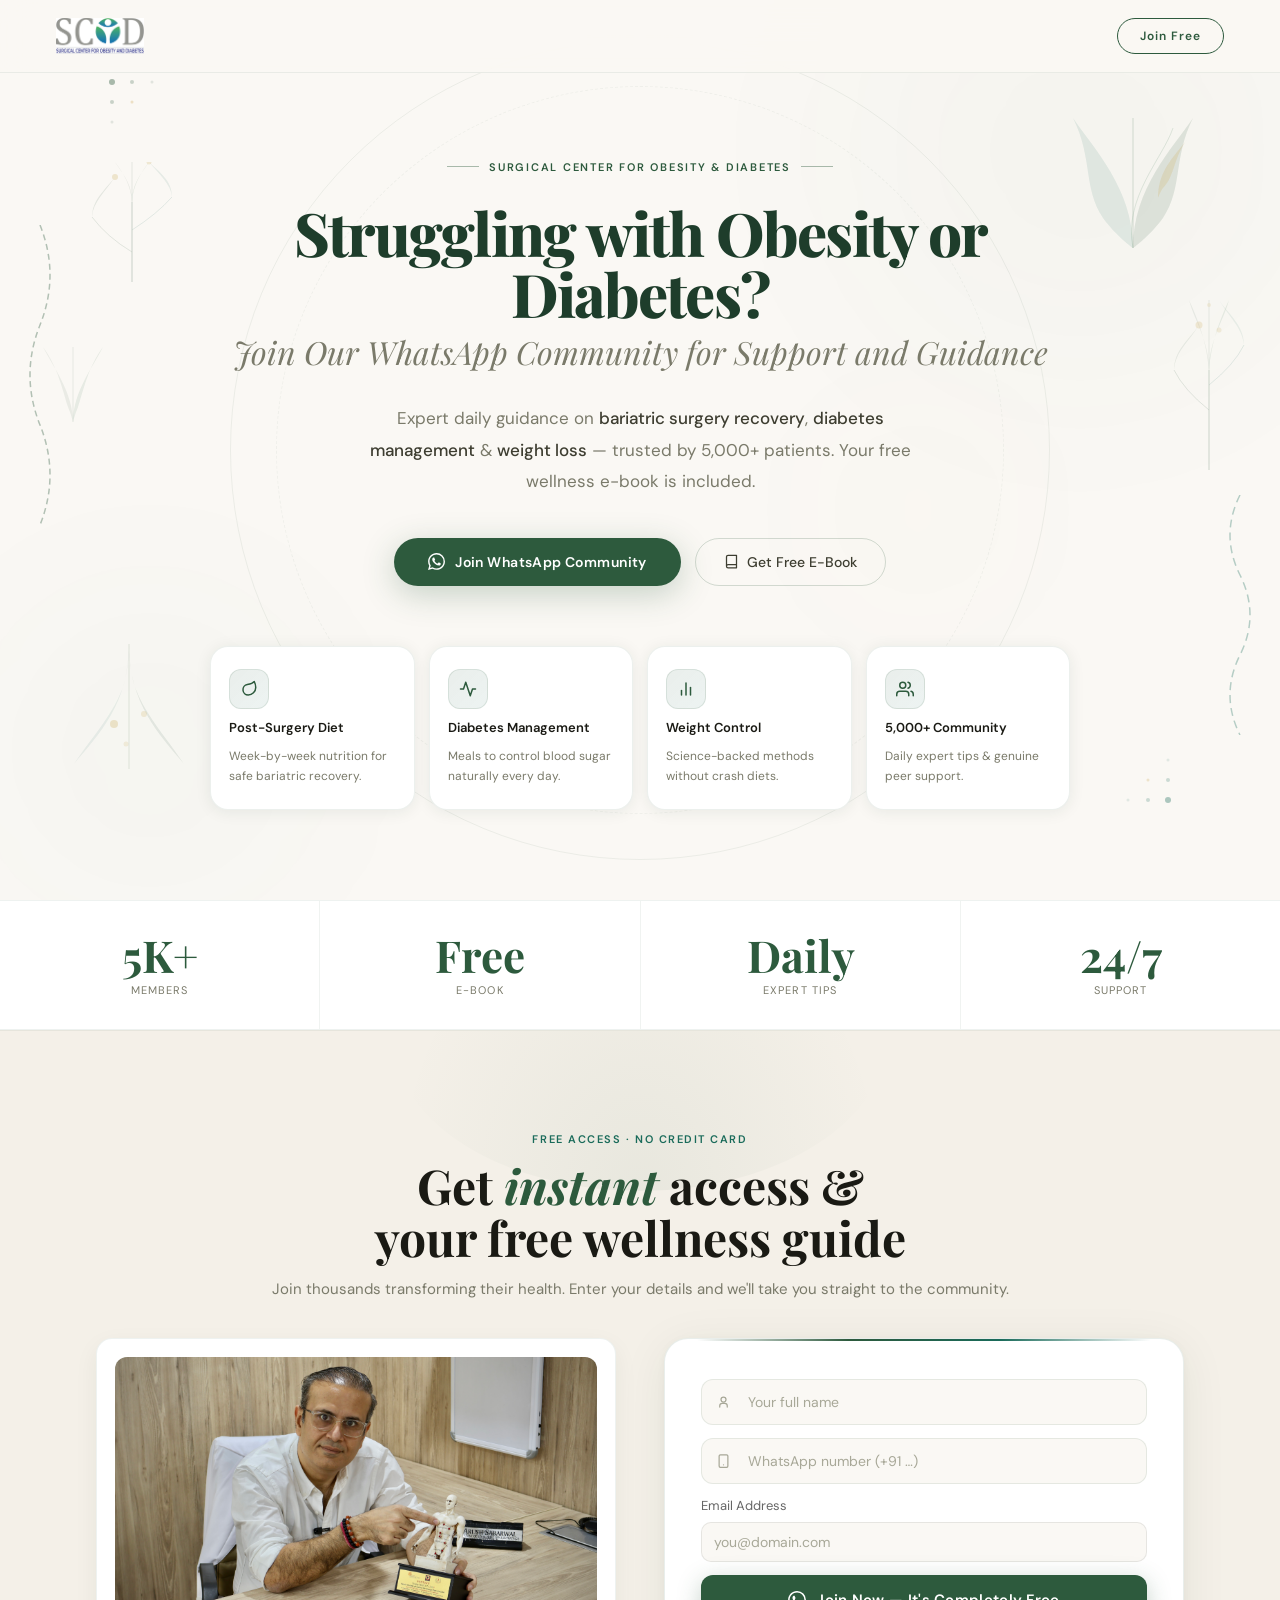
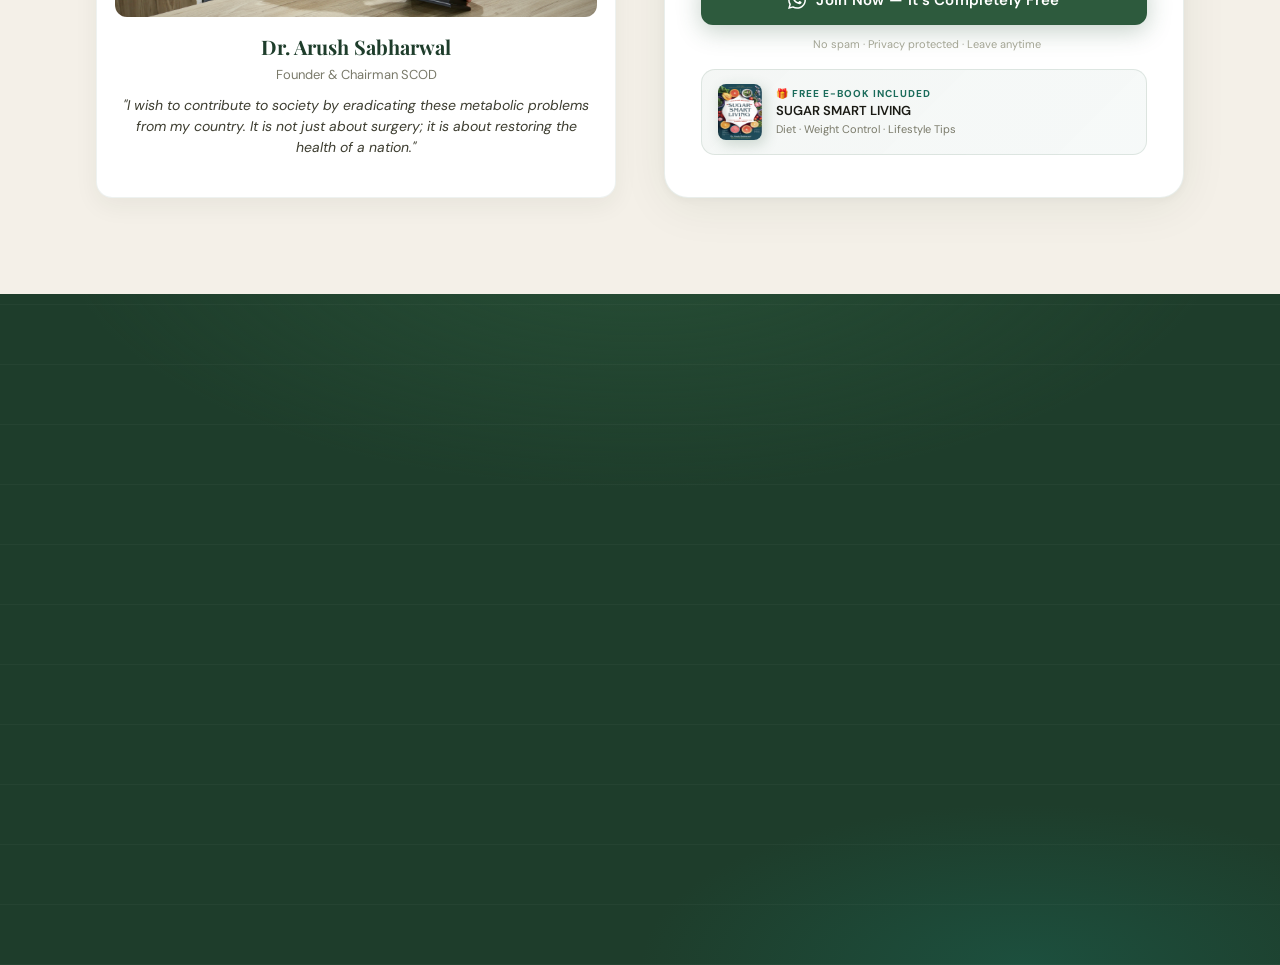
<file: index.html>
<!DOCTYPE html>
<html lang="en">
<head>
<meta charset="UTF-8">
<meta name="viewport" content="width=device-width, initial-scale=1.0">
<title>SCOD — Join Our WhatsApp Community</title>
<link href="https://fonts.googleapis.com/css2?family=Playfair+Display:ital,wght@0,400;0,600;0,700;0,900;1,400;1,600;1,700&family=DM+Sans:ital,opsz,wght@0,9..40,300;0,9..40,400;0,9..40,500;0,9..40,600;1,9..40,300&display=swap" rel="stylesheet">
<style>
*,*::before,*::after{box-sizing:border-box;margin:0;padding:0}

:root{
  --ivory:#faf8f4;
  --cream:#f4f0e8;
  --warm:#ede8dc;
  --sage:#2d5a3d;
  --sage2:#1e3d2b;
  --sage3:#3d7a52;
  --teal:#1a6b5a;
  --gold:#b8860b;
  --text:#1a1a14;
  --text2:#3d3d30;
  --muted:#7a7a6a;
  --light:#a8a898;
  --border:rgba(45,90,61,0.12);
  --shadow:rgba(30,50,35,0.08);
}

html{scroll-behavior:smooth}
body{
  font-family:'DM Sans',sans-serif;
  background:var(--ivory);
  color:var(--text);
  overflow-x:hidden;
  -webkit-font-smoothing:antialiased;
}

/* ── BACKGROUND BLOBS ── */
.bg-blobs{position:fixed;inset:0;z-index:0;pointer-events:none;overflow:hidden}
.blob{position:absolute;border-radius:50%;filter:blur(80px);opacity:.5}
.blob1{width:700px;height:700px;background:radial-gradient(circle,rgba(45,90,61,.07),transparent 70%);top:-200px;right:-150px;animation:bf1 25s ease-in-out infinite alternate}
.blob2{width:500px;height:500px;background:radial-gradient(circle,rgba(26,107,90,.06),transparent 70%);bottom:-100px;left:-100px;animation:bf2 20s ease-in-out infinite alternate}
.blob3{width:300px;height:300px;background:radial-gradient(circle,rgba(184,134,11,.05),transparent 70%);top:40%;left:60%;animation:bf3 18s ease-in-out infinite alternate}
@keyframes bf1{0%{transform:translate(0,0)scale(1)}100%{transform:translate(-40px,30px)scale(1.08)}}
@keyframes bf2{0%{transform:translate(0,0)scale(1)}100%{transform:translate(30px,-25px)scale(1.06)}}
@keyframes bf3{0%{transform:translate(0,0)scale(1)}100%{transform:translate(-20px,20px)scale(.94)}}

/* ── NAV ── */
nav{
  position:fixed;top:0;left:0;right:0;z-index:200;
  display:flex;align-items:center;justify-content:space-between;
  padding:18px 56px;
  background:rgba(250,248,244,.92);
  backdrop-filter:blur(16px);
  border-bottom:1px solid rgba(45,90,61,.08);
}
.nav-logo img{height:38px;width:auto;display:block}
.nav-cta{
  display:inline-flex;align-items:center;gap:8px;
  font-size:12px;font-weight:600;letter-spacing:.08em;
  color:var(--sage);background:transparent;
  border:1.5px solid var(--sage);
  padding:9px 22px;border-radius:100px;cursor:pointer;
  font-family:'DM Sans',sans-serif;
  transition:background .2s,color .2s;
}
.nav-cta:hover{background:var(--sage);color:#fff}

/* ── HERO ── */
.hero{
  position:relative;z-index:1;
  min-height:100vh;
  display:flex;flex-direction:column;
  align-items:center;justify-content:center;
  padding:150px 24px 80px;
  text-align:center;
  overflow:hidden;
}

/* ── ROTATING RING ── */
.hero-ring{
  position:absolute;
  width:min(820px,92vw);height:min(820px,92vw);
  border-radius:50%;
  border:1px solid rgba(45,90,61,.07);
  top:50%;left:50%;transform:translate(-50%,-50%);
  pointer-events:none;
  animation:ringRot 70s linear infinite;
}
.hero-ring::before{
  content:'';position:absolute;
  width:calc(100% - 90px);height:calc(100% - 90px);
  border-radius:50%;
  border:1px dashed rgba(45,90,61,.05);
  top:45px;left:45px;
}
@keyframes ringRot{0%{transform:translate(-50%,-50%)rotate(0deg)}100%{transform:translate(-50%,-50%)rotate(360deg)}}

/* ── SVG DECORATIVE ELEMENTS ── */
.deco-svg{position:absolute;pointer-events:none}

/* Leaf cluster top-right */
.leaf-tr{top:12%;right:6%;animation:leafFloat 8s ease-in-out infinite alternate;opacity:.7}
@keyframes leafFloat{0%{transform:translateY(0)rotate(0deg)}100%{transform:translateY(-14px)rotate(6deg)}}

/* Leaf cluster bottom-left */
.leaf-bl{bottom:14%;left:5%;animation:leafFloat2 9s ease-in-out infinite alternate;opacity:.6}
@keyframes leafFloat2{0%{transform:translateY(0)rotate(0deg)}100%{transform:translateY(10px)rotate(-8deg)}}

/* Small leaf accent mid-left */
.leaf-ml{top:38%;left:3%;animation:leafFloat3 11s ease-in-out infinite alternate;opacity:.5}
@keyframes leafFloat3{0%{transform:translateY(0)rotate(0deg)}100%{transform:translateY(-8px)rotate(5deg)}}

/* Wavy line left */
.wave-left{top:25%;left:0%;opacity:.35;animation:waveDrift 12s ease-in-out infinite alternate}
@keyframes waveDrift{0%{transform:translateY(0)}100%{transform:translateY(12px)}}

/* Wavy line right */
.wave-right{top:55%;right:0%;opacity:.3;animation:waveDrift2 14s ease-in-out infinite alternate}
@keyframes waveDrift2{0%{transform:translateY(0)}100%{transform:translateY(-10px)}}

/* Botanical dots */
.dots-tl{top:8%;left:8%;opacity:.4;animation:dotsPulse 6s ease-in-out infinite}
.dots-br{bottom:10%;right:8%;opacity:.35;animation:dotsPulse 7s ease-in-out infinite 1s}
@keyframes dotsPulse{0%,100%{opacity:.3;transform:scale(1)}50%{opacity:.5;transform:scale(1.05)}}

/* Botanical branch mid-right */
.branch-mr{top:30%;right:2%;opacity:.5;animation:branchWave 10s ease-in-out infinite alternate}
@keyframes branchWave{0%{transform:rotate(-3deg)}100%{transform:rotate(3deg)}}

/* Sprig top-left */
.sprig-tl{top:18%;left:6%;opacity:.55;animation:sprigSway 13s ease-in-out infinite alternate}
@keyframes sprigSway{0%{transform:rotate(-4deg)translateY(0)}100%{transform:rotate(4deg)translateY(-6px)}}

/* ── HERO INNER ── */
.hero-inner{
  position:relative;z-index:2;
  max-width:860px;
  display:flex;flex-direction:column;align-items:center;
}

.eyebrow{
  display:inline-flex;align-items:center;gap:10px;
  font-size:11px;font-weight:600;letter-spacing:.16em;text-transform:uppercase;
  color:var(--sage);margin-bottom:28px;
  opacity:0;animation:riseIn .7s .1s ease forwards;
}
.eyebrow::before,.eyebrow::after{content:'';width:32px;height:1px;background:var(--sage);opacity:.4}

.hero-title{
  font-family:'Playfair Display',serif;
  font-size:clamp(44px,7.5vw,88px);
  font-weight:700;line-height:1.02;letter-spacing:-.02em;
  color:var(--sage2);margin-bottom:6px;
  opacity:0;animation:riseIn .8s .2s ease forwards;
}
.hero-title .italic{font-style:italic;color:var(--sage)}
.hero-title .faded{color:var(--light)}
.hero-title .headline-main{display:block;font-weight:800;color:var(--sage2)}
.hero-title .headline-sub{display:block;font-weight:600;color:rgba(29,58,42,0.95);font-size:clamp(18px,2.6vw,26px);margin-top:8px}

.hero-subtitle{
  font-family:'Playfair Display',serif;
  font-size:clamp(20px,2.8vw,32px);
  font-style:italic;font-weight:400;
  color:var(--muted);margin-bottom:30px;
  opacity:0;animation:riseIn .8s .3s ease forwards;
}

.hero-desc{
  font-size:clamp(14px,1.6vw,17px);
  line-height:1.85;color:var(--muted);
  max-width:560px;margin-bottom:40px;
  opacity:0;animation:riseIn .8s .4s ease forwards;
}
.hero-desc strong{color:var(--text2);font-weight:500}

.cta-row{
  display:flex;align-items:center;gap:14px;flex-wrap:wrap;justify-content:center;
  margin-bottom:60px;
  opacity:0;animation:riseIn .8s .5s ease forwards;
}
.btn-primary{
  display:inline-flex;align-items:center;gap:10px;
  background:var(--sage);color:#fff;
  font-family:'DM Sans',sans-serif;font-size:14px;font-weight:600;letter-spacing:.03em;
  padding:15px 34px;border-radius:100px;border:none;cursor:pointer;
  box-shadow:0 8px 32px rgba(45,90,61,.25);
  transition:background .2s,transform .2s,box-shadow .2s;
}
.btn-primary:hover{background:var(--sage2);transform:translateY(-2px);box-shadow:0 14px 40px rgba(45,90,61,.32)}
.btn-primary svg{width:17px;height:17px;flex-shrink:0}

.btn-secondary{
  display:inline-flex;align-items:center;gap:8px;
  background:transparent;
  border:1.5px solid rgba(45,90,61,.2);
  color:var(--text2);
  font-family:'DM Sans',sans-serif;font-size:14px;font-weight:500;
  padding:14px 28px;border-radius:100px;cursor:pointer;
  transition:border-color .2s,background .2s,color .2s;
}
.btn-secondary:hover{border-color:var(--sage);color:var(--sage);background:rgba(45,90,61,.04)}
.btn-secondary svg{width:15px;height:15px}

/* ── INFO CARDS ── */
.info-cards{
  display:grid;grid-template-columns:repeat(4,1fr);gap:14px;
  width:100%;max-width:960px;
  opacity:0;animation:riseIn .9s .65s ease forwards;
}
.info-card{
  background:#fff;
  border:1px solid rgba(45,90,61,.09);
  border-radius:18px;
  padding:22px 18px;
  text-align:left;
  display:flex;flex-direction:column;gap:11px;
  box-shadow:0 2px 16px var(--shadow);
  transition:transform .3s cubic-bezier(.34,1.56,.64,1),box-shadow .3s,border-color .3s;
  position:relative;overflow:hidden;
}
.info-card::after{
  content:'';position:absolute;bottom:0;left:0;right:0;height:2px;
  background:linear-gradient(90deg,var(--sage),var(--teal));
  transform:scaleX(0);transform-origin:left;
  transition:transform .3s ease;
}
.info-card:hover{transform:translateY(-5px);box-shadow:0 12px 40px rgba(45,90,61,.13);border-color:rgba(45,90,61,.18)}
.info-card:hover::after{transform:scaleX(1)}
.ic-icon{
  width:40px;height:40px;border-radius:12px;
  background:linear-gradient(135deg,rgba(45,90,61,.1),rgba(26,107,90,.08));
  border:1px solid rgba(45,90,61,.12);
  display:flex;align-items:center;justify-content:center;
  transition:transform .3s;
}
.info-card:hover .ic-icon{transform:rotate(-6deg)scale(1.1)}
.ic-icon svg{width:18px;height:18px;color:var(--sage)}
.ic-title{font-size:13px;font-weight:600;color:var(--text);line-height:1.3}
.ic-desc{font-size:12px;color:var(--muted);line-height:1.65}

/* ── STATS BAR ── */
.stats-bar{
  position:relative;z-index:1;
  background:#fff;
  border-top:1px solid rgba(45,90,61,.08);
  border-bottom:1px solid rgba(45,90,61,.08);
  display:flex;
}
.s-item{
  flex:1;padding:32px 16px;text-align:center;
  border-right:1px solid rgba(45,90,61,.07);
  transition:background .2s;
}
.s-item:last-child{border-right:none}
.s-item:hover{background:rgba(45,90,61,.03)}
.s-num{
  font-family:'Playfair Display',serif;
  font-size:clamp(30px,3.5vw,44px);font-weight:700;
  color:var(--sage);line-height:1;margin-bottom:6px;
}
.s-lbl{font-size:11px;color:var(--muted);letter-spacing:.1em;text-transform:uppercase}

/* ── FORM SECTION (scroll) ── */
.form-section{
  position:relative;z-index:1;
  background:var(--cream);
  padding:96px 24px;
  border-top:1px solid rgba(45,90,61,.07);
  overflow:hidden;
}
.form-section::before{
  content:'';position:absolute;top:-160px;left:50%;transform:translateX(-50%);
  width:500px;height:320px;border-radius:50%;
  background:radial-gradient(ellipse at 50% 100%,rgba(45,90,61,.06),transparent 70%);
  pointer-events:none;
}
.form-wrap{
  position:relative;z-index:1;
  max-width:520px;margin:0 auto;text-align:center;
}
/* two-column layout for form + doctor panel */
.form-intro{text-align:center;max-width:820px;margin:0 auto 18px}
.form-grid{display:flex;gap:48px;align-items:stretch;max-width:1100px;margin:0 auto;padding:0 12px;justify-content:center}
.form-grid .form-wrap{flex:0 0 520px;margin:0;text-align:left}
.doctor-panel{flex:0 0 520px}
.doctor-card{background:#fff;border:1px solid rgba(45,90,61,.08);border-radius:16px;padding:18px 18px 24px;text-align:center;box-shadow:0 8px 24px rgba(30,50,35,.06);display:flex;flex-direction:column;justify-content:flex-start;align-items:center}
.doctor-photo{width:100%;height:260px;border-radius:12px;object-fit:cover;display:block;margin:0 0 16px}
.doctor-name{font-family:'Playfair Display',serif;font-size:20px;font-weight:700;color:var(--sage2);margin-bottom:6px}
.doctor-title{font-size:13px;color:var(--muted)}
.doctor-quote{font-size:14px;color:var(--text2);line-height:1.5;margin-top:12px;font-style:italic}
.form-card,.doctor-card{min-height:460px}

@media (max-width:900px){
  .form-card,.doctor-card{min-height:auto}
  .doctor-photo{height:200px}
}
.form-tag{
  display:inline-block;
  font-size:11px;font-weight:600;letter-spacing:.14em;text-transform:uppercase;
  color:var(--teal);margin-bottom:14px;
}
.form-heading{
  font-family:'Playfair Display',serif;
  font-size:clamp(32px,4vw,48px);font-weight:700;line-height:1.08;
  margin-bottom:12px;color:var(--text);
}
.form-heading em{font-style:italic;color:var(--sage)}
.form-subtext{font-size:15px;color:var(--muted);line-height:1.75;margin-bottom:36px}

/* shared form card style */
.form-card{
  background:#fff;
  border:1px solid rgba(45,90,61,.1);
  border-radius:24px;
  padding:40px 36px;
  box-shadow:0 8px 48px rgba(30,50,35,.07),0 2px 8px rgba(30,50,35,.04);
  text-align:left;
  position:relative;overflow:hidden;
}
.form-card::before{
  content:'';position:absolute;top:0;left:32px;right:32px;height:2px;
  background:linear-gradient(90deg,transparent,var(--sage),var(--teal),transparent);
  border-radius:0 0 4px 4px;
}

.f-row{position:relative;margin-bottom:13px}
.f-row svg{
  position:absolute;left:15px;top:50%;transform:translateY(-50%);
  width:15px;height:15px;color:var(--light);pointer-events:none;transition:color .2s;
}
.f-row:focus-within svg{color:var(--sage)}
.f-row input{
  width:100%;padding:13px 14px 13px 46px;
  background:var(--ivory);
  border:1.5px solid rgba(45,90,61,.1);
  border-radius:12px;
  font-family:'DM Sans',sans-serif;font-size:14px;color:var(--text);
  outline:none;
  transition:border-color .25s,background .25s,box-shadow .25s;
}
.f-row input::placeholder{color:var(--light)}
.f-row input:focus{
  border-color:rgba(45,90,61,.4);background:#fff;
  box-shadow:0 0 0 4px rgba(45,90,61,.08);
}

.btn-submit{
  width:100%;padding:15px;margin-top:4px;
  background:var(--sage);color:#fff;
  font-family:'DM Sans',sans-serif;font-size:15px;font-weight:600;letter-spacing:.02em;
  border:none;border-radius:12px;cursor:pointer;
  display:flex;align-items:center;justify-content:center;gap:10px;
  box-shadow:0 6px 24px rgba(45,90,61,.28);
  transition:background .2s,transform .2s,box-shadow .2s;
  position:relative;overflow:hidden;
}
.btn-submit::after{
  content:'';position:absolute;inset:0;
  background:linear-gradient(135deg,rgba(255,255,255,.15),transparent);
  opacity:0;transition:opacity .2s;
}
.btn-submit:hover{background:var(--sage2);transform:translateY(-2px);box-shadow:0 12px 36px rgba(45,90,61,.35)}
.btn-submit:hover::after{opacity:1}
.btn-submit svg{width:18px;height:18px;flex-shrink:0}

.f-note{
  font-size:11px;color:var(--light);text-align:center;margin-top:12px;
  display:flex;align-items:center;justify-content:center;gap:5px;
}
.f-note svg{width:10px;height:10px}

.ebook-strip{
  margin-top:18px;
  background:linear-gradient(135deg,rgba(45,90,61,.05),rgba(26,107,90,.04));
  border:1px solid rgba(45,90,61,.12);
  border-radius:14px;padding:14px 16px;
  display:flex;gap:14px;align-items:center;
  transition:background .2s,transform .2s;
}
.ebook-strip:hover{background:rgba(45,90,61,.08);transform:translateY(-1px)}
.ebook-cover{
  width:44px;height:56px;flex-shrink:0;
  background:linear-gradient(160deg,var(--sage),var(--teal));
  border-radius:8px;display:flex;align-items:center;justify-content:center;
  box-shadow:3px 4px 14px rgba(45,90,61,.22);
}
.ebook-cover svg{width:19px;height:19px;color:#fff}
.ebook-tag{font-size:10px;font-weight:700;letter-spacing:.1em;text-transform:uppercase;color:var(--teal)}
.ebook-name{font-size:13px;font-weight:600;color:var(--text);line-height:1.3;margin:3px 0 2px}
.ebook-meta{font-size:11px;color:var(--muted)}

/* ── POPUP MODAL ── */
.modal-overlay{
  display:none;position:fixed;inset:0;z-index:9000;
  background:rgba(26,26,20,.6);
  backdrop-filter:blur(12px);
  align-items:center;justify-content:center;
  padding:24px;
}
.modal-overlay.show{display:flex}

.modal-box{
  background:#fff;
  border-radius:28px;
  padding:44px 40px;
  max-width:460px;width:100%;
  position:relative;
  box-shadow:0 32px 80px rgba(30,50,35,.18),0 4px 24px rgba(30,50,35,.08);
  animation:modalPop .45s cubic-bezier(.34,1.56,.64,1) both;
  overflow:hidden;
}
.modal-box::before{
  content:'';position:absolute;top:0;left:0;right:0;height:3px;
  background:linear-gradient(90deg,var(--sage),var(--teal));
}
/* Decorative leaf inside modal */
.modal-leaf{
  position:absolute;top:-10px;right:-10px;opacity:.08;pointer-events:none;
}

.modal-close{
  position:absolute;top:16px;right:18px;
  width:32px;height:32px;border-radius:50%;
  background:rgba(45,90,61,.08);border:none;cursor:pointer;
  display:flex;align-items:center;justify-content:center;
  font-size:16px;color:var(--muted);
  transition:background .2s,color .2s;
  font-family:'DM Sans',sans-serif;
}
.modal-close:hover{background:rgba(45,90,61,.16);color:var(--sage)}

.modal-tag{
  font-size:11px;font-weight:600;letter-spacing:.14em;text-transform:uppercase;
  color:var(--teal);margin-bottom:10px;display:block;
}
.modal-heading{
  font-family:'Playfair Display',serif;
  font-size:clamp(26px,3vw,34px);font-weight:700;line-height:1.1;
  color:var(--text);margin-bottom:8px;
}
.modal-heading em{font-style:italic;color:var(--sage)}
.modal-sub{font-size:14px;color:var(--muted);line-height:1.7;margin-bottom:24px}

@keyframes modalPop{
  from{opacity:0;transform:scale(.86) translateY(20px)}
  to{opacity:1;transform:scale(1) translateY(0)}
}

/* ── SUCCESS OVERLAY ── */
.success-overlay{
  display:none;position:fixed;inset:0;
  background:rgba(26,26,20,.7);backdrop-filter:blur(16px);
  z-index:9999;align-items:center;justify-content:center;
}
.success-overlay.show{display:flex}
.success-box{
  background:#fff;border-radius:28px;
  padding:54px 44px;text-align:center;
  max-width:380px;width:92%;
  box-shadow:0 32px 80px rgba(0,0,0,.2);
  animation:popIn .5s cubic-bezier(.34,1.56,.64,1) both;
  position:relative;overflow:hidden;
}
.success-box::before{
  content:'';position:absolute;top:0;left:0;right:0;height:3px;
  background:linear-gradient(90deg,var(--sage),var(--teal));
}
.s-ring{
  width:72px;height:72px;border-radius:50%;
  background:linear-gradient(135deg,rgba(45,90,61,.1),rgba(26,107,90,.08));
  border:1px solid rgba(45,90,61,.15);
  display:flex;align-items:center;justify-content:center;
  margin:0 auto 20px;
  animation:ringPulse 2.5s infinite;
}
@keyframes ringPulse{0%,100%{box-shadow:0 0 0 0 rgba(45,90,61,.25)}50%{box-shadow:0 0 0 16px rgba(45,90,61,0)}}
.s-ring svg{width:32px;height:32px;color:var(--sage)}
.success-box h2{font-family:'Playfair Display',serif;font-size:26px;font-weight:700;color:var(--text);margin-bottom:10px}
.success-box p{font-size:14px;color:var(--muted);line-height:1.7;margin-bottom:28px}
.btn-wa{
  display:inline-flex;align-items:center;gap:9px;
  background:#25D366;color:#fff;border-radius:12px;
  padding:13px 30px;font-family:'DM Sans',sans-serif;font-size:14px;font-weight:600;
  text-decoration:none;box-shadow:0 6px 20px rgba(37,211,102,.32);
  transition:background .2s,transform .2s;
}
.btn-wa:hover{background:#1baa52;transform:translateY(-2px)}
.btn-wa svg{width:17px;height:17px}

/* ── FOOTER ── */
.footer-cta{
  position:relative;z-index:1;
  background:var(--sage2);
  padding:100px 24px;text-align:center;overflow:hidden;
}
.footer-cta::before{
  content:'';position:absolute;inset:0;
  background:
    radial-gradient(ellipse 70% 60% at 50% -10%,rgba(45,90,61,.6),transparent 65%),
    radial-gradient(ellipse 50% 40% at 80% 100%,rgba(26,107,90,.4),transparent 60%);
  pointer-events:none;
}
.footer-cta::after{
  content:'';position:absolute;inset:0;pointer-events:none;
  background-image:repeating-linear-gradient(0deg,rgba(255,255,255,.03) 0px,rgba(255,255,255,.03) 1px,transparent 1px,transparent 60px);
}
.footer-inner{position:relative;z-index:1}
.footer-logo{margin-bottom:44px}
.footer-logo img{height:54px;width:auto;display:inline-block;filter:brightness(0) invert(1);opacity:.75}
.footer-title{
  font-family:'Playfair Display',serif;
  font-size:clamp(40px,6.5vw,84px);
  font-weight:700;line-height:1.01;letter-spacing:-.025em;
  color:#fff;margin-bottom:20px;
}
.footer-title em{font-style:italic;color:rgba(255,255,255,.5)}
.footer-sub{font-size:16px;color:rgba(255,255,255,.5);line-height:1.75;margin-bottom:50px;max-width:460px;margin-left:auto;margin-right:auto}
.btn-footer{
  display:inline-flex;align-items:center;gap:12px;
  background:#fff;color:var(--sage2);
  font-family:'DM Sans',sans-serif;font-size:15px;font-weight:700;letter-spacing:.03em;
  padding:17px 46px;border-radius:100px;border:none;cursor:pointer;
  box-shadow:0 8px 40px rgba(0,0,0,.2);
  transition:transform .2s,box-shadow .2s,background .2s;text-decoration:none;
}
.btn-footer:hover{transform:translateY(-3px);box-shadow:0 16px 56px rgba(0,0,0,.28);background:var(--ivory)}
.btn-footer svg{width:19px;height:19px}
.footer-fine{font-size:11px;color:rgba(255,255,255,.22);margin-top:20px;letter-spacing:.06em}
.footer-divider{width:60px;height:1px;background:rgba(255,255,255,.15);margin:56px auto 32px}
.footer-bottom-logo img{height:26px;filter:brightness(0) invert(1);opacity:.25;display:block;margin:0 auto}

/* ── KEYFRAMES ── */
@keyframes riseIn{from{opacity:0;transform:translateY(28px)}to{opacity:1;transform:translateY(0)}}
@keyframes popIn{from{opacity:0;transform:scale(.78)}to{opacity:1;transform:scale(1)}}
@keyframes shake{0%,100%{transform:translateX(0)}25%{transform:translateX(-5px)}75%{transform:translateX(5px)}}

/* ── RESPONSIVE ── */
@media(max-width:900px){
  .info-cards{grid-template-columns:repeat(2,1fr);max-width:600px}
  .leaf-tr,.leaf-bl,.leaf-ml,.branch-mr,.sprig-tl{transform:scale(.7)}
}
@media(max-width:640px){
  nav{padding:14px 20px}
  .hero{padding:108px 16px 64px}
  .info-cards{grid-template-columns:1fr 1fr;gap:10px}
  .cta-row{flex-direction:column;width:100%;max-width:320px}
  .btn-primary,.btn-secondary{width:100%;justify-content:center}
  .form-card{padding:28px 22px}
  .form-grid{flex-direction:column;padding:0 20px}
  .form-grid .form-wrap{max-width:100%;}
  .stats-bar{flex-wrap:wrap}
  .s-item{flex:0 0 50%;border-bottom:1px solid rgba(45,90,61,.08)}
  .s-item:nth-child(even){border-right:none}
  .footer-cta{padding:72px 20px}
  .hero-ring{display:none}
  .modal-box{padding:32px 24px}
  .wave-left,.wave-right,.dots-tl,.dots-br{display:none}
  .leaf-tr,.leaf-bl{transform:scale(.55)}
  .leaf-ml,.branch-mr,.sprig-tl{display:none}
}
@media(max-width:400px){
  .info-cards{grid-template-columns:1fr}
  .leaf-tr,.leaf-bl{display:none}
}

/* ── SCROLL-REVEAL ANIMATIONS ── */
.scroll-reveal{
  opacity:0;transform:translateY(36px);
  transition:opacity .8s cubic-bezier(.25,.46,.45,.94),transform .8s cubic-bezier(.25,.46,.45,.94);
}
.scroll-reveal.visible{opacity:1;transform:translateY(0)}

.slide-left{
  opacity:0;transform:translateX(-50px);
  transition:opacity .8s ease,transform .8s ease;
}
.slide-left.visible{opacity:1;transform:translateX(0)}

.slide-right{
  opacity:0;transform:translateX(50px);
  transition:opacity .8s ease,transform .8s ease;
}
.slide-right.visible{opacity:1;transform:translateX(0)}

.scale-in{
  opacity:0;transform:scale(.82);
  transition:opacity .6s ease,transform .6s cubic-bezier(.34,1.56,.64,1);
}
.scale-in.visible{opacity:1;transform:scale(1)}

/* Stats staggered pop-in */
.stats-bar .s-item{
  opacity:0;transform:translateY(24px);
  transition:opacity .6s ease,transform .6s cubic-bezier(.34,1.56,.64,1);
}
.stats-bar.visible .s-item{opacity:1;transform:translateY(0)}
.stats-bar.visible .s-item:nth-child(1){transition-delay:.1s}
.stats-bar.visible .s-item:nth-child(2){transition-delay:.2s}
.stats-bar.visible .s-item:nth-child(3){transition-delay:.3s}
.stats-bar.visible .s-item:nth-child(4){transition-delay:.4s}
.stats-bar.visible .s-num{animation:numPop .5s cubic-bezier(.34,1.56,.64,1) both}
.stats-bar.visible .s-item:nth-child(1) .s-num{animation-delay:.15s}
.stats-bar.visible .s-item:nth-child(2) .s-num{animation-delay:.25s}
.stats-bar.visible .s-item:nth-child(3) .s-num{animation-delay:.35s}
.stats-bar.visible .s-item:nth-child(4) .s-num{animation-delay:.45s}
@keyframes numPop{0%{transform:scale(0);opacity:0}60%{transform:scale(1.18)}100%{transform:scale(1);opacity:1}}

/* CTA pulse glow */
@keyframes ctaGlow{
  0%,100%{box-shadow:0 8px 32px rgba(45,90,61,.25)}
  50%{box-shadow:0 8px 40px rgba(45,90,61,.35),0 0 20px rgba(45,90,61,.15)}
}
.btn-primary{animation:ctaGlow 2.5s ease-in-out infinite}

/* Footer title shimmer gradient */
.footer-title em{
  background:linear-gradient(90deg,var(--sage),var(--teal),var(--sage));
  background-size:200% 100%;
  -webkit-background-clip:text;-webkit-text-fill-color:transparent;
  background-clip:text;
  animation:shimmer 3s ease-in-out infinite;
}
@keyframes shimmer{0%{background-position:100% 50%}50%{background-position:0% 50%}100%{background-position:100% 50%}}

/* Ebook strip shine sweep */
.ebook-strip{position:relative;overflow:hidden}
.ebook-strip::after{
  content:'';position:absolute;top:-50%;left:-60%;
  width:30px;height:200%;
  background:linear-gradient(90deg,transparent,rgba(255,255,255,.35),transparent);
  transform:rotate(25deg);
  animation:stripShine 4s ease-in-out infinite 2s;
  pointer-events:none;
}
@keyframes stripShine{0%,100%{left:-60%}40%,60%{left:160%}}

/* Icon wiggle on info-card hover */
.info-card:hover .ic-icon svg{animation:iconWiggle .5s ease}
@keyframes iconWiggle{0%{transform:rotate(0)}25%{transform:rotate(-10deg)}75%{transform:rotate(10deg)}100%{transform:rotate(0)}}

/* Nav shadow on scroll */
nav{transition:box-shadow .3s ease,background .3s ease}
nav.scrolled{box-shadow:0 4px 24px rgba(30,50,35,.1);background:rgba(250,248,244,.97)}

/* Form card subtle hover float */
.form-card{transition:transform .4s ease,box-shadow .4s ease}
.form-card:hover{transform:translateY(-4px);box-shadow:0 16px 56px rgba(30,50,35,.12),0 4px 12px rgba(30,50,35,.06)}

/* Doctor card hover lift */
.doctor-card{transition:transform .4s ease,box-shadow .4s ease}
.doctor-card:hover{transform:translateY(-4px);box-shadow:0 16px 40px rgba(30,50,35,.1)}

/* Respect reduced motion */
@media(prefers-reduced-motion:reduce){
  .scroll-reveal,.slide-left,.slide-right,.scale-in,
  .stats-bar .s-item{opacity:1!important;transform:none!important;transition:none!important}
  .stats-bar.visible .s-num{animation:none!important}
  .btn-primary{animation:none!important}
  .footer-title em{animation:none;-webkit-text-fill-color:var(--sage);background:none}
  .ebook-strip::after{animation:none}
  .info-card:hover .ic-icon svg{animation:none}
}
</style>
</head>
<body>

<div class="bg-blobs">
  <div class="blob blob1"></div>
  <div class="blob blob2"></div>
  <div class="blob blob3"></div>
</div>

<!-- ══ NAV ══ -->
<nav>
  <img src="[data-uri]" alt="SCOD" style="height:36px">
  <button class="nav-cta" onclick="scrollToForm()">Join Free</button>
</nav>

<!-- ══ HERO ══ -->
<section class="hero">
  <div class="hero-ring"></div>

  <!-- WAVY LINES -->
  <svg class="deco-svg wave-left" width="80" height="300" viewBox="0 0 80 300" fill="none">
    <path d="M40 0 Q60 50 40 100 Q20 150 40 200 Q60 250 40 300" stroke="#2d5a3d" stroke-width="1.5" fill="none" stroke-dasharray="6 4"/>
  </svg>
  <svg class="deco-svg wave-right" width="80" height="240" viewBox="0 0 80 240" fill="none">
    <path d="M40 0 Q20 40 40 80 Q60 120 40 160 Q20 200 40 240" stroke="#1a6b5a" stroke-width="1.5" fill="none" stroke-dasharray="8 5"/>
  </svg>

  <!-- BOTANICAL DOTS -->
  <svg class="deco-svg dots-tl" width="80" height="80" viewBox="0 0 80 80" fill="none">
    <circle cx="10" cy="10" r="3" fill="#2d5a3d"/>
    <circle cx="30" cy="10" r="2" fill="#2d5a3d" opacity=".6"/>
    <circle cx="10" cy="30" r="2" fill="#2d5a3d" opacity=".6"/>
    <circle cx="50" cy="10" r="1.5" fill="#2d5a3d" opacity=".3"/>
    <circle cx="10" cy="50" r="1.5" fill="#2d5a3d" opacity=".3"/>
    <circle cx="30" cy="30" r="1.5" fill="#b8860b" opacity=".5"/>
  </svg>
  <svg class="deco-svg dots-br" width="80" height="80" viewBox="0 0 80 80" fill="none">
    <circle cx="70" cy="70" r="3" fill="#1a6b5a"/>
    <circle cx="50" cy="70" r="2" fill="#1a6b5a" opacity=".6"/>
    <circle cx="70" cy="50" r="2" fill="#1a6b5a" opacity=".6"/>
    <circle cx="30" cy="70" r="1.5" fill="#1a6b5a" opacity=".3"/>
    <circle cx="70" cy="30" r="1.5" fill="#1a6b5a" opacity=".3"/>
    <circle cx="50" cy="50" r="1.5" fill="#b8860b" opacity=".5"/>
  </svg>

  <!-- LEAF CLUSTER TOP-RIGHT -->
  <svg class="deco-svg leaf-tr" width="140" height="160" viewBox="0 0 140 160" fill="none">
    <path d="M70 140 C70 80 110 40 130 10 C110 50 120 80 100 110 C85 130 70 140 70 140Z" fill="#2d5a3d" opacity=".18"/>
    <path d="M70 140 C70 80 30 40 10 10 C30 50 20 80 40 110 C55 130 70 140 70 140Z" fill="#1a6b5a" opacity=".14"/>
    <path d="M70 10 L70 140" stroke="#2d5a3d" stroke-width="1" opacity=".25"/>
    <path d="M70 140 C60 90 100 50 110 20" stroke="#3d7a52" stroke-width="1" opacity=".2" fill="none"/>
    <!-- Small side leaf -->
    <path d="M95 90 C95 60 115 45 125 30 C110 50 112 68 100 80 C97 84 95 90 95 90Z" fill="#b8860b" opacity=".2"/>
  </svg>

  <!-- LEAF CLUSTER BOTTOM-LEFT -->
  <svg class="deco-svg leaf-bl" width="130" height="150" viewBox="0 0 130 150" fill="none">
    <path d="M65 20 C65 80 95 110 120 140 C100 110 80 90 70 60 C65 40 65 20 65 20Z" fill="#2d5a3d" opacity=".16"/>
    <path d="M65 20 C65 80 35 110 10 140 C30 110 50 90 60 60 C65 40 65 20 65 20Z" fill="#1a6b5a" opacity=".12"/>
    <path d="M65 20 L65 145" stroke="#2d5a3d" stroke-width="1" opacity=".22"/>
    <!-- Berry dots -->
    <circle cx="50" cy="100" r="4" fill="#b8860b" opacity=".3"/>
    <circle cx="80" cy="90" r="3" fill="#b8860b" opacity=".22"/>
    <circle cx="62" cy="120" r="2.5" fill="#b8860b" opacity=".18"/>
  </svg>

  <!-- SMALL LEAF MID-LEFT -->
  <svg class="deco-svg leaf-ml" width="70" height="90" viewBox="0 0 70 90" fill="none">
    <path d="M35 80 C35 50 55 25 65 5 C50 25 45 50 40 65 C37 72 35 80 35 80Z" fill="#3d7a52" opacity=".2"/>
    <path d="M35 80 C35 50 15 25 5 5 C20 25 25 50 30 65 C33 72 35 80 35 80Z" fill="#2d5a3d" opacity=".15"/>
    <path d="M35 5 L35 80" stroke="#2d5a3d" stroke-width="1" opacity=".2"/>
  </svg>

  <!-- BRANCH MID-RIGHT -->
  <svg class="deco-svg branch-mr" width="90" height="200" viewBox="0 0 90 200" fill="none">
    <path d="M45 200 Q45 140 45 100" stroke="#2d5a3d" stroke-width="1.5" fill="none" opacity=".3"/>
    <!-- Left branch -->
    <path d="M45 140 Q20 120 10 100" stroke="#2d5a3d" stroke-width="1" fill="none" opacity=".25"/>
    <path d="M10 100 C10 80 25 70 35 55 C25 72 12 80 10 100Z" fill="#2d5a3d" opacity=".18"/>
    <!-- Right branch -->
    <path d="M45 115 Q70 95 80 75" stroke="#1a6b5a" stroke-width="1" fill="none" opacity=".22"/>
    <path d="M80 75 C80 55 65 45 55 30 C65 47 78 57 80 75Z" fill="#1a6b5a" opacity=".15"/>
    <!-- Top leaf -->
    <path d="M45 100 C45 70 60 50 65 30 C55 52 48 70 45 100Z" fill="#3d7a52" opacity=".2"/>
    <path d="M45 100 C45 70 30 50 25 30 C35 52 42 70 45 100Z" fill="#2d5a3d" opacity=".16"/>
    <path d="M45 30 L45 100" stroke="#2d5a3d" stroke-width="1" opacity=".2"/>
    <!-- Berries -->
    <circle cx="35" cy="55" r="3.5" fill="#b8860b" opacity=".28"/>
    <circle cx="55" cy="60" r="2.5" fill="#b8860b" opacity=".22"/>
    <circle cx="45" cy="35" r="2" fill="#b8860b" opacity=".2"/>
  </svg>

  <!-- SPRIG TOP-LEFT -->
  <svg class="deco-svg sprig-tl" width="110" height="130" viewBox="0 0 110 130" fill="none">
    <path d="M55 120 Q55 80 55 40" stroke="#2d5a3d" stroke-width="1.5" fill="none" opacity=".28"/>
    <path d="M55 90 Q30 75 15 55" stroke="#2d5a3d" stroke-width="1" fill="none" opacity=".22"/>
    <path d="M15 55 C15 38 28 28 38 15 C28 30 16 40 15 55Z" fill="#2d5a3d" opacity=".2"/>
    <path d="M55 68 Q80 52 95 35" stroke="#1a6b5a" stroke-width="1" fill="none" opacity=".2"/>
    <path d="M95 35 C95 18 82 10 72 0 C82 12 94 22 95 35Z" fill="#1a6b5a" opacity=".16"/>
    <!-- Tiny leaf at top -->
    <path d="M55 40 C55 20 66 10 72 0 C63 12 56 24 55 40Z" fill="#3d7a52" opacity=".22"/>
    <path d="M55 40 C55 20 44 10 38 0 C47 12 54 24 55 40Z" fill="#2d5a3d" opacity=".18"/>
    <path d="M55 0 L55 40" stroke="#2d5a3d" stroke-width="1" opacity=".2"/>
    <!-- Gold berries -->
    <circle cx="38" cy="15" r="3" fill="#b8860b" opacity=".3"/>
    <circle cx="72" cy="0" r="2.5" fill="#b8860b" opacity=".25"/>
  </svg>

  <!-- HERO CONTENT -->
  <div class="hero-inner">
    <div class="eyebrow">Surgical Center for Obesity &amp; Diabetes</div>

    <h1 class="hero-title">
      <span class="headline-main" style="
        font-size: 45pt;
      ">Struggling with Obesity or Diabetes?</span>
    </h1>

    <p class="hero-subtitle">Join Our WhatsApp Community for Support and Guidance</p>

    <p class="hero-desc">
      Expert daily guidance on <strong>bariatric surgery recovery</strong>, <strong>diabetes management</strong> &amp; <strong>weight loss</strong> — trusted by 5,000+ patients. Your free wellness e-book is included.
    </p>

    <div class="cta-row">
      <button class="btn-primary" onclick="scrollToForm()">
        <svg viewBox="0 0 24 24" fill="currentColor"><path d="M17.472 14.382c-.297-.149-1.758-.867-2.03-.967-.273-.099-.471-.148-.67.15-.197.297-.767.966-.94 1.164-.173.199-.347.223-.644.075-.297-.15-1.255-.463-2.39-1.475-.883-.788-1.48-1.761-1.653-2.059-.173-.297-.018-.458.13-.606.134-.133.298-.347.446-.52.149-.174.198-.298.298-.497.099-.198.05-.371-.025-.52-.075-.149-.669-1.612-.916-2.207-.242-.579-.487-.5-.669-.51-.173-.008-.371-.01-.57-.01-.198 0-.52.074-.792.372-.272.297-1.04 1.016-1.04 2.479 0 1.462 1.065 2.875 1.213 3.074.149.198 2.096 3.2 5.077 4.487.709.306 1.262.489 1.694.625.712.227 1.36.195 1.871.118.571-.085 1.758-.719 2.006-1.413.248-.694.248-1.289.173-1.413-.074-.124-.272-.198-.57-.347zm-5.421 7.403h-.004a9.87 9.87 0 0 1-5.031-1.378l-.361-.214-3.741.982.998-3.648-.235-.374a9.86 9.86 0 0 1-1.51-5.26c.001-5.45 4.436-9.884 9.888-9.884 2.64 0 5.122 1.03 6.988 2.898a9.825 9.825 0 0 1 2.893 6.994c-.003 5.45-4.437 9.884-9.885 9.884zm8.413-18.297A11.815 11.815 0 0 0 12.05 0C5.495 0 .16 5.335.157 11.892c0 2.096.547 4.142 1.588 5.945L.057 24l6.305-1.654a11.882 11.882 0 0 0 5.683 1.448h.005c6.554 0 11.89-5.335 11.893-11.893a11.821 11.821 0 0 0-3.48-8.413z"/></svg>
        Join WhatsApp Community
      </button>
      <!-- NOW OPENS POPUP -->
      <button class="btn-secondary" onclick="openModal()">
        <svg viewBox="0 0 24 24" fill="none" stroke="currentColor" stroke-width="2" stroke-linecap="round" stroke-linejoin="round"><path d="M4 19.5v-15A2.5 2.5 0 0 1 6.5 2H20v20H6.5a2.5 2.5 0 0 1 0-5H20"/></svg>
        Get Free E-Book
      </button>
    </div>

    <!-- INFO CARDS -->
    <div class="info-cards">
      <div class="info-card">
        <div class="ic-icon"><svg viewBox="0 0 24 24" fill="none" stroke="currentColor" stroke-width="2" stroke-linecap="round" stroke-linejoin="round"><path d="M11 20A7 7 0 0 1 9.8 6.1C15.5 5 17 4.48 19 2c1 2 2 4.18 2 8 0 5.5-4.78 10-10 10z"/></svg></div>
        <div class="ic-title">Post-Surgery Diet</div>
        <div class="ic-desc">Week-by-week nutrition for safe bariatric recovery.</div>
      </div>
      <div class="info-card">
        <div class="ic-icon"><svg viewBox="0 0 24 24" fill="none" stroke="currentColor" stroke-width="2" stroke-linecap="round" stroke-linejoin="round"><path d="M22 12h-4l-3 9L9 3l-3 9H2"/></svg></div>
        <div class="ic-title">Diabetes Management</div>
        <div class="ic-desc">Meals to control blood sugar naturally every day.</div>
      </div>
      <div class="info-card">
        <div class="ic-icon"><svg viewBox="0 0 24 24" fill="none" stroke="currentColor" stroke-width="2" stroke-linecap="round" stroke-linejoin="round"><path d="M18 20V10"/><path d="M12 20V4"/><path d="M6 20v-6"/></svg></div>
        <div class="ic-title">Weight Control</div>
        <div class="ic-desc">Science-backed methods without crash diets.</div>
      </div>
      <div class="info-card">
        <div class="ic-icon"><svg viewBox="0 0 24 24" fill="none" stroke="currentColor" stroke-width="2" stroke-linecap="round" stroke-linejoin="round"><path d="M17 21v-2a4 4 0 0 0-4-4H5a4 4 0 0 0-4 4v2"/><circle cx="9" cy="7" r="4"/><path d="M23 21v-2a4 4 0 0 0-3-3.87"/><path d="M16 3.13a4 4 0 0 1 0 7.75"/></svg></div>
        <div class="ic-title">5,000+ Community</div>
        <div class="ic-desc">Daily expert tips &amp; genuine peer support.</div>
      </div>
    </div>
  </div>
</section>

<!-- STATS BAR -->
<div class="stats-bar">
  <div class="s-item"><div class="s-num">5K+</div><div class="s-lbl">Members</div></div>
  <div class="s-item"><div class="s-num">Free</div><div class="s-lbl">E-Book</div></div>
  <div class="s-item"><div class="s-num">Daily</div><div class="s-lbl">Expert Tips</div></div>
  <div class="s-item"><div class="s-num">24/7</div><div class="s-lbl">Support</div></div>
</div>

<!-- FORM SECTION -->
<section class="form-section" id="joinForm">
  <div class="form-intro">
    <span class="form-tag">Free Access · No Credit Card</span>
    <h2 class="form-heading">Get <em>instant</em> access &amp;<br>your free wellness guide</h2>
    <p class="form-subtext">Join thousands transforming their health. Enter your details and we'll take you straight to the community.</p>
  </div>
  <div class="form-grid">
    <aside class="doctor-panel" aria-label="Doctor">
      <div class="doctor-card">
  <img src="images/IMG_3252 (1).jpg" alt="Dr. Arush Sabharwal" class="doctor-photo">
        <div class="doctor-name">Dr. Arush Sabharwal</div>
        <div class="doctor-title">Founder &amp; Chairman SCOD</div>
        <p class="doctor-quote">"I wish to contribute to society by eradicating these metabolic problems from my country. It is not just about surgery; it is about restoring the health of a nation."</p>
      </div>
    </aside>
    <div class="form-wrap">
    <div class="form-card">
      <div class="f-row">
        <svg viewBox="0 0 24 24" fill="none" stroke="currentColor" stroke-width="2" stroke-linecap="round" stroke-linejoin="round"><circle cx="12" cy="8" r="4"/><path d="M6 20v-2a4 4 0 0 1 4-4h4a4 4 0 0 1 4 4v2"/></svg>
        <input type="text" id="name" placeholder="Your full name">
      </div>
      <div class="f-row">
        <svg viewBox="0 0 24 24" fill="none" stroke="currentColor" stroke-width="2" stroke-linecap="round" stroke-linejoin="round"><rect width="14" height="20" x="5" y="2" rx="2"/><path d="M12 18h.01"/></svg>
        <input type="tel" id="phone" placeholder="WhatsApp number (+91 …)">
      </div>
      <!-- Email input (will be auto-submitted to Formester when user clicks Join) -->
      <div class="f-row" style="display:flex;flex-direction:column;gap:8px;margin-top:12px;">
        <label for="email-address" style="font-size:13px;color:rgba(0,0,0,0.6);">Email Address</label>
        <input type="email" id="email-address" name="email" placeholder="you@domain.com" style="padding:10px 12px;border-radius:10px;border:1px solid rgba(0,0,0,.08);">
      </div>
      <button class="btn-submit" onclick="handleJoin('name','phone')">
        <svg viewBox="0 0 24 24" fill="currentColor"><path d="M17.472 14.382c-.297-.149-1.758-.867-2.03-.967-.273-.099-.471-.148-.67.15-.197.297-.767.966-.94 1.164-.173.199-.347.223-.644.075-.297-.15-1.255-.463-2.39-1.475-.883-.788-1.48-1.761-1.653-2.059-.173-.297-.018-.458.13-.606.134-.133.298-.347.446-.52.149-.174.198-.298.298-.497.099-.198.05-.371-.025-.52-.075-.149-.669-1.612-.916-2.207-.242-.579-.487-.5-.669-.51-.173-.008-.371-.01-.57-.01-.198 0-.52.074-.792.372-.272.297-1.04 1.016-1.04 2.479 0 1.462 1.065 2.875 1.213 3.074.149.198 2.096 3.2 5.077 4.487.709.306 1.262.489 1.694.625.712.227 1.36.195 1.871.118.571-.085 1.758-.719 2.006-1.413.248-.694.248-1.289.173-1.413-.074-.124-.272-.198-.57-.347zm-5.421 7.403h-.004a9.87 9.87 0 0 1-5.031-1.378l-.361-.214-3.741.982.998-3.648-.235-.374a9.86 9.86 0 0 1-1.51-5.26c.001-5.45 4.436-9.884 9.888-9.884 2.64 0 5.122 1.03 6.988 2.898a9.825 9.825 0 0 1 2.893 6.994c-.003 5.45-4.437 9.884-9.885 9.884zm8.413-18.297A11.815 11.815 0 0 0 12.05 0C5.495 0 .16 5.335.157 11.892c0 2.096.547 4.142 1.588 5.945L.057 24l6.305-1.654a11.882 11.882 0 0 0 5.683 1.448h.005c6.554 0 11.89-5.335 11.893-11.893a11.821 11.821 0 0 0-3.48-8.413z"/></svg>
        Join Now — It's Completely Free
      </button>
      <p class="f-note">
        <img svg viewBox="0 0 24 24" fill="none" stroke="currentColor" stroke-width="2" stroke-linecap="round" stroke-linejoin="round"><rect width="18" height="11" x="3" y="11" rx="2"/><path d="M7 11V7a5 5 0 0 1 10 0v4"/></svg>
        No spam · Privacy protected · Leave anytime
      </p>
      <div class="ebook-strip">
        <img src="images/E-book-cover.png" alt="E-Book Cover" class="ebook-cover">
        <div>
          <div class="ebook-tag">🎁 Free E-Book Included</div>
          <div class="ebook-name">SUGAR SMART LIVING</div>
          <div class="ebook-meta">Diet · Weight Control · Lifestyle Tips</div>
        </div>
      </div>
    </div>
  </div>
</section>

<!-- FOOTER CTA -->
<div class="footer-cta">
  <div class="footer-inner">
    <h2 class="footer-title">Your healthiest life<br>starts <em>right now.</em></h2>
    <p class="footer-sub">Join 5,000+ members already on their journey to better health. Free to join. One click away.</p>
    <a class="btn-footer" href="https://whatsapp.com/channel/0029VbBGe8vD38CbD7UrcE3E" target="_blank">
      <svg viewBox="0 0 24 24" fill="currentColor"><path d="M17.472 14.382c-.297-.149-1.758-.867-2.03-.967-.273-.099-.471-.148-.67.15-.197.297-.767.966-.94 1.164-.173.199-.347.223-.644.075-.297-.15-1.255-.463-2.39-1.475-.883-.788-1.48-1.761-1.653-2.059-.173-.297-.018-.458.13-.606.134-.133.298-.347.446-.52.149-.174.198-.298.298-.497.099-.198.05-.371-.025-.52-.075-.149-.669-1.612-.916-2.207-.242-.579-.487-.5-.669-.51-.173-.008-.371-.01-.57-.01-.198 0-.52.074-.792.372-.272.297-1.04 1.016-1.04 2.479 0 1.462 1.065 2.875 1.213 3.074.149.198 2.096 3.2 5.077 4.487.709.306 1.262.489 1.694.625.712.227 1.36.195 1.871.118.571-.085 1.758-.719 2.006-1.413.248-.694.248-1.289.173-1.413-.074-.124-.272-.198-.57-.347zm-5.421 7.403h-.004a9.87 9.87 0 0 1-5.031-1.378l-.361-.214-3.741.982.998-3.648-.235-.374a9.86 9.86 0 0 1-1.51-5.26c.001-5.45 4.436-9.884 9.888-9.884 2.64 0 5.122 1.03 6.988 2.898a9.825 9.825 0 0 1 2.893 6.994c-.003 5.45-4.437 9.884-9.885 9.884zm8.413-18.297A11.815 11.815 0 0 0 12.05 0C5.495 0 .16 5.335.157 11.892c0 2.096.547 4.142 1.588 5.945L.057 24l6.305-1.654a11.882 11.882 0 0 0 5.683 1.448h.005c6.554 0 11.89-5.335 11.893-11.893a11.821 11.821 0 0 0-3.48-8.413z"/></svg>
      Join WhatsApp — It's Free
    </a>
    <p class="footer-fine">🔒 No spam &nbsp;·&nbsp; Leave anytime &nbsp;·&nbsp; Your privacy is respected</p>
    <div class="footer-divider"></div>
  </div>
</div>

<!-- ══ E-BOOK POPUP MODAL ══ -->
<div class="modal-overlay" id="modalOverlay" onclick="closeModalOutside(event)">
  <div class="modal-box" id="modalBox">
    <!-- Decorative leaf in modal corner -->
    <svg class="modal-leaf" width="120" height="120" viewBox="0 0 120 120" fill="none">
      <path d="M60 110 C60 60 95 30 115 5 C92 35 98 68 78 90 C70 100 60 110 60 110Z" fill="#2d5a3d" opacity="1"/>
      <path d="M60 110 C60 60 25 30 5 5 C28 35 22 68 42 90 C50 100 60 110 60 110Z" fill="#1a6b5a" opacity=".8"/>
      <path d="M60 5 L60 110" stroke="#2d5a3d" stroke-width="1.5" opacity=".4"/>
    </svg>

    <button class="modal-close" onclick="closeModal()">✕</button>

    <span class="modal-tag">🎁 Free Wellness E-Book</span>
    <h2 class="modal-heading">Claim your <em>free guide</em><br>&amp; join the community</h2>
    <p class="modal-sub">Enter your details below to get instant WhatsApp access + your free Bariatric &amp; Diabetes Wellness Guide.</p>

    <div class="form-card" style="box-shadow:none;border-radius:16px;padding:28px 24px;">
      <div class="f-row">
        <svg viewBox="0 0 24 24" fill="none" stroke="currentColor" stroke-width="2" stroke-linecap="round" stroke-linejoin="round"><circle cx="12" cy="8" r="4"/><path d="M6 20v-2a4 4 0 0 1 4-4h4a4 4 0 0 1 4 4v2"/></svg>
        <input type="text" id="mname" placeholder="Your full name">
      </div>
      <div class="f-row">
        <svg viewBox="0 0 24 24" fill="none" stroke="currentColor" stroke-width="2" stroke-linecap="round" stroke-linejoin="round"><rect width="14" height="20" x="5" y="2" rx="2"/><path d="M12 18h.01"/></svg>
        <input type="tel" id="mphone" placeholder="WhatsApp number (+91 …)">
      </div>
      <!-- Email input (modal) - will be auto-submitted with Join -->
      <div class="f-row" style="display:flex;flex-direction:column;gap:8px;margin-top:12px;">
        <label for="m-email-address" style="font-size:13px;color:rgba(0,0,0,0.6);">Email Address</label>
        <input type="email" id="m-email-address" name="email" placeholder="you@domain.com" style="padding:10px 12px;border-radius:10px;border:1px solid rgba(0,0,0,.08);">
      </div>
      <button class="btn-submit" onclick="handleJoin('mname','mphone')">
        <svg viewBox="0 0 24 24" fill="currentColor"><path d="M17.472 14.382c-.297-.149-1.758-.867-2.03-.967-.273-.099-.471-.148-.67.15-.197.297-.767.966-.94 1.164-.173.199-.347.223-.644.075-.297-.15-1.255-.463-2.39-1.475-.883-.788-1.48-1.761-1.653-2.059-.173-.297-.018-.458.13-.606.134-.133.298-.347.446-.52.149-.174.198-.298.298-.497.099-.198.05-.371-.025-.52-.075-.149-.669-1.612-.916-2.207-.242-.579-.487-.5-.669-.51-.173-.008-.371-.01-.57-.01-.198 0-.52.074-.792.372-.272.297-1.04 1.016-1.04 2.479 0 1.462 1.065 2.875 1.213 3.074.149.198 2.096 3.2 5.077 4.487.709.306 1.262.489 1.694.625.712.227 1.36.195 1.871.118.571-.085 1.758-.719 2.006-1.413.248-.694.248-1.289.173-1.413-.074-.124-.272-.198-.57-.347zm-5.421 7.403h-.004a9.87 9.87 0 0 1-5.031-1.378l-.361-.214-3.741.982.998-3.648-.235-.374a9.86 9.86 0 0 1-1.51-5.26c.001-5.45 4.436-9.884 9.888-9.884 2.64 0 5.122 1.03 6.988 2.898a9.825 9.825 0 0 1 2.893 6.994c-.003 5.45-4.437 9.884-9.885 9.884zm8.413-18.297A11.815 11.815 0 0 0 12.05 0C5.495 0 .16 5.335.157 11.892c0 2.096.547 4.142 1.588 5.945L.057 24l6.305-1.654a11.882 11.882 0 0 0 5.683 1.448h.005c6.554 0 11.89-5.335 11.893-11.893a11.821 11.821 0 0 0-3.48-8.413z"/></svg>
        Get My Free E-Book &amp; Join
      </button>
      <p class="f-note">
        <svg viewBox="0 0 24 24" fill="none" stroke="currentColor" stroke-width="2" stroke-linecap="round" stroke-linejoin="round"><rect width="18" height="11" x="3" y="11" rx="2"/><path d="M7 11V7a5 5 0 0 1 10 0v4"/></svg>
        No spam · Privacy protected · Leave anytime
      </p>
    </div>
  </div>
</div>

<!-- SUCCESS OVERLAY -->
<div class="success-overlay" id="successOverlay">
  <div class="success-box">
    <div class="s-ring">
      <svg viewBox="0 0 24 24" fill="none" stroke="currentColor" stroke-width="2.5" stroke-linecap="round" stroke-linejoin="round"><polyline points="20 6 9 17 4 12"/></svg>
    </div>
    <h2>You're in! 🎉</h2>
    <p>Opening WhatsApp now. Your <strong>free e-book</strong> is waiting inside the community.</p>
    <a class="btn-wa" href="https://whatsapp.com/channel/0029VbBGe8vD38CbD7UrcE3E" target="_blank">
      <svg viewBox="0 0 24 24" fill="currentColor"><path d="M17.472 14.382c-.297-.149-1.758-.867-2.03-.967-.273-.099-.471-.148-.67.15-.197.297-.767.966-.94 1.164-.173.199-.347.223-.644.075-.297-.15-1.255-.463-2.39-1.475-.883-.788-1.48-1.761-1.653-2.059-.173-.297-.018-.458.13-.606.134-.133.298-.347.446-.52.149-.174.198-.298.298-.497.099-.198.05-.371-.025-.52-.075-.149-.669-1.612-.916-2.207-.242-.579-.487-.5-.669-.51-.173-.008-.371-.01-.57-.01-.198 0-.52.074-.792.372-.272.297-1.04 1.016-1.04 2.479 0 1.462 1.065 2.875 1.213 3.074.149.198 2.096 3.2 5.077 4.487.709.306 1.262.489 1.694.625.712.227 1.36.195 1.871.118.571-.085 1.758-.719 2.006-1.413.248-.694.248-1.289.173-1.413-.074-.124-.272-.198-.57-.347zm-5.421 7.403h-.004a9.87 9.87 0 0 1-5.031-1.378l-.361-.214-3.741.982.998-3.648-.235-.374a9.86 9.86 0 0 1-1.51-5.26c.001-5.45 4.436-9.884 9.888-9.884 2.64 0 5.122 1.03 6.988 2.898a9.825 9.825 0 0 1 2.893 6.994c-.003 5.45-4.437 9.884-9.885 9.884zm8.413-18.297A11.815 11.815 0 0 0 12.05 0C5.495 0 .16 5.335.157 11.892c0 2.096.547 4.142 1.588 5.945L.057 24l6.305-1.654a11.882 11.882 0 0 0 5.683 1.448h.005c6.554 0 11.89-5.335 11.893-11.893a11.821 11.821 0 0 0-3.48-8.413z"/></svg>
      Open WhatsApp →
    </a>
  </div>
</div>

<script>
function openModal(){
  document.getElementById('modalOverlay').classList.add('show');
  document.body.style.overflow='hidden';
  setTimeout(()=>document.getElementById('mname').focus(),400);
}
function closeModal(){
  document.getElementById('modalOverlay').classList.remove('show');
  document.body.style.overflow='';
}
function closeModalOutside(e){
  if(e.target===document.getElementById('modalOverlay')) closeModal();
}
// ESC key closes modal
document.addEventListener('keydown',e=>{if(e.key==='Escape') closeModal()});

function handleJoin(nameId, phoneId){
  const n=document.getElementById(nameId);
  const p=document.getElementById(phoneId);
  let ok=true;
  [n,p].forEach(el=>{
    if(!el.value.trim()){
      el.style.borderColor='rgba(185,28,28,.35)';
      el.style.animation='shake .4s ease';
      setTimeout(()=>{el.style.borderColor='';el.style.animation=''},900);
      ok=false;
    }
  });
  if(!ok)return;
  // Auto-submit data to Formester (invisible iframe target) before redirecting
  try{
    const formesterForm = document.getElementById('formesterForm');
    if(formesterForm){
      // populate hidden fields
      const fName = document.getElementById('f_name');
      const fPhone = document.getElementById('f_phone');
      const fEmail = document.getElementById('f_email');
      if(fName) fName.value = n.value.trim();
      if(fPhone) fPhone.value = p.value.trim();
      // prefer the modal email when submitting from the modal; otherwise prefer any non-empty email
      const emailMain = document.getElementById('email-address');
      const emailModal = document.getElementById('m-email-address');
      let chosenEmail = '';
      if(nameId && nameId.toLowerCase().startsWith('m') && emailModal && emailModal.value.trim()){
        chosenEmail = emailModal.value.trim();
      } else if(emailMain && emailMain.value.trim()){
        chosenEmail = emailMain.value.trim();
      } else if(emailModal && emailModal.value.trim()){
        chosenEmail = emailModal.value.trim();
      }
      if(fEmail) fEmail.value = chosenEmail;
      // submit to hidden iframe (fire-and-forget)
      formesterForm.submit();
    }
  }catch(e){
    console.warn('Formester submit failed',e);
  }

  closeModal();
  document.getElementById('successOverlay').classList.add('show');
  setTimeout(()=>window.open('https://whatsapp.com/channel/0029VbBGe8vD38CbD7UrcE3E','_blank'),1800);
}

function scrollToForm(){
  document.getElementById('joinForm').scrollIntoView({behavior:'smooth',block:'start'});
  setTimeout(()=>document.getElementById('name').focus(),700);
}

// ── Scroll-reveal animations ──
(function(){
  if(window.matchMedia('(prefers-reduced-motion:reduce)').matches) return;

  const obs = new IntersectionObserver(function(entries){
    entries.forEach(function(e){
      if(e.isIntersecting){
        e.target.classList.add('visible');
        obs.unobserve(e.target);
      }
    });
  },{threshold:0.15});

  // Stats bar — staggered counter pop
  var statsBar = document.querySelector('.stats-bar');
  if(statsBar) obs.observe(statsBar);

  // Form section intro
  var formIntro = document.querySelector('.form-intro');
  if(formIntro){ formIntro.classList.add('scroll-reveal'); obs.observe(formIntro); }

  // Doctor panel slides from left, form from right
  var doctorPanel = document.querySelector('.doctor-panel');
  var formWrap = document.querySelector('.form-section .form-wrap');
  if(doctorPanel){ doctorPanel.classList.add('slide-left'); obs.observe(doctorPanel); }
  if(formWrap){ formWrap.classList.add('slide-right'); obs.observe(formWrap); }

  // Footer CTA
  var footerInner = document.querySelector('.footer-inner');
  if(footerInner){ footerInner.classList.add('scroll-reveal'); obs.observe(footerInner); }

  // Nav shadow on scroll
  var nav = document.querySelector('nav');
  if(nav){
    window.addEventListener('scroll',function(){
      nav.classList.toggle('scrolled', window.scrollY > 40);
    },{passive:true});
  }
})();
</script>
<!-- Hidden Formester iframe + form: submits in background so main page doesn't navigate -->
<iframe name="formester_iframe" id="formester_iframe" style="display:none;" aria-hidden="true"></iframe>
<form id="formesterForm" action="https://app.formester.com/forms/WF5alGrIz/submissions" method="POST" target="formester_iframe" style="display:none;">
  <input type="hidden" name="name" id="f_name" value="">
  <input type="hidden" name="phone" id="f_phone" value="">
  <input type="hidden" name="email" id="f_email" value="">
</form>
</body>
</html>
</file>
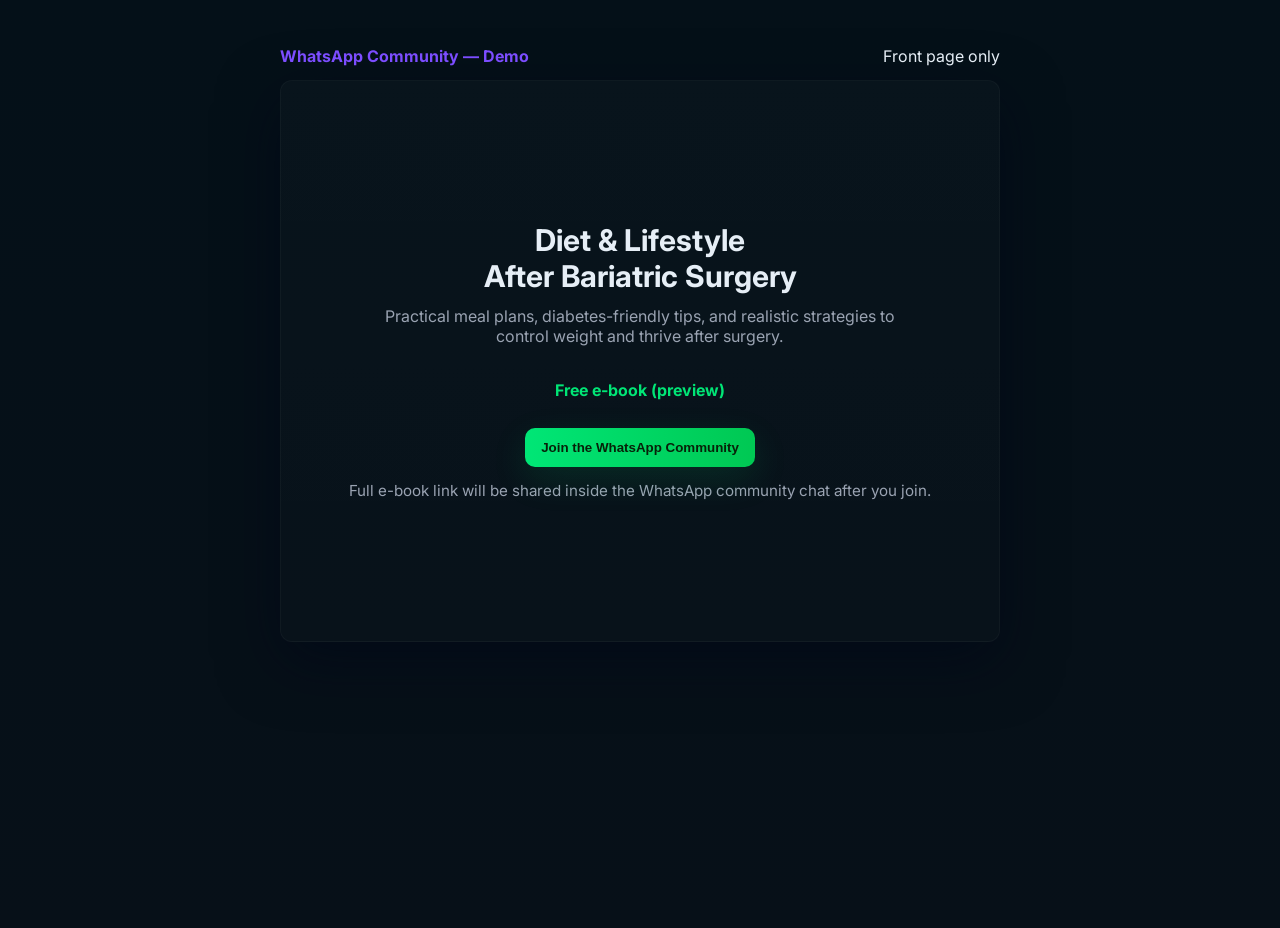
<file: demo-ebook.html>
<!doctype html>
<html lang="en">
<head>
  <meta charset="utf-8">
  <meta name="viewport" content="width=device-width,initial-scale=1">
  <title>Demo E-book — Front Page</title>
  <link rel="preconnect" href="https://fonts.googleapis.com">
  <link rel="preconnect" href="https://fonts.gstatic.com" crossorigin>
  <link href="https://fonts.googleapis.com/css2?family=Inter:wght@300;400;600;700&family=Poppins:wght@600;700&display=swap" rel="stylesheet">
  <style>
    :root{--accent:#00e676;--accent-2:#7c4dff;--muted:#9aa3b2}
    html,body{height:100%;margin:0;font-family:'Inter',system-ui,-apple-system,'Segoe UI',Roboto,'Helvetica Neue',Arial;background:linear-gradient(180deg,#041018,#071018);color:#e6eef6}
    .wrap{max-width:720px;margin:28px auto;padding:18px}
    .cover{height:560px;background:linear-gradient(180deg,rgba(255,255,255,0.02),rgba(255,255,255,0.01));border-radius:12px;border:1px solid rgba(255,255,255,0.03);display:flex;flex-direction:column;align-items:center;justify-content:center;box-shadow:0 20px 60px rgba(2,6,23,0.6)}
    .cover h1{margin:0;font-size:30px;color:linear-gradient(90deg,var(--accent),var(--accent-2));text-align:center}
    .cover p{color:var(--muted);margin-top:12px;max-width:72%;text-align:center}
    .meta{margin-top:18px;color:var(--accent);font-weight:700}
    .cta{margin-top:28px;padding:12px 16px;border-radius:10px;background:linear-gradient(90deg,var(--accent),#00c853);color:#072109;border:0;cursor:pointer;font-weight:800;box-shadow:0 12px 36px rgba(0,230,118,0.12);transform:translateY(0);transition:transform .15s ease,box-shadow .15s ease}
    .cta:hover{transform:translateY(-6px);box-shadow:0 28px 70px rgba(0,230,118,0.14)}
    .note{margin-top:14px;color:var(--muted);font-size:0.95rem;text-align:center}
    .topbar{display:flex;justify-content:space-between;align-items:center;margin-bottom:14px}
    a.brand{color:var(--accent-2);text-decoration:none;font-weight:700}
  </style>
</head>
<body>
  <div class="wrap">
    <div class="topbar">
      <a class="brand" href="/">WhatsApp Community — Demo</a>
      <div class="small">Front page only</div>
    </div>

    <div class="cover" role="document" aria-label="E-book cover preview">
      <h1>Diet & Lifestyle<br>After Bariatric Surgery</h1>
      <p>Practical meal plans, diabetes-friendly tips, and realistic strategies to control weight and thrive after surgery.</p>
      <div class="meta">Free e-book (preview)</div>
      <button class="cta" id="joinFromDemo">Join the WhatsApp Community</button>
      <div class="note">Full e-book link will be shared inside the WhatsApp community chat after you join.</div>
    </div>
  </div>

  <script>
    document.getElementById('joinFromDemo').addEventListener('click', function(){
      window.location.href = 'https://whatsapp.com/channel/0029VbBGe8vD38CbD7UrcE3E';
    });
  </script>
</body>
</html>
</file>
